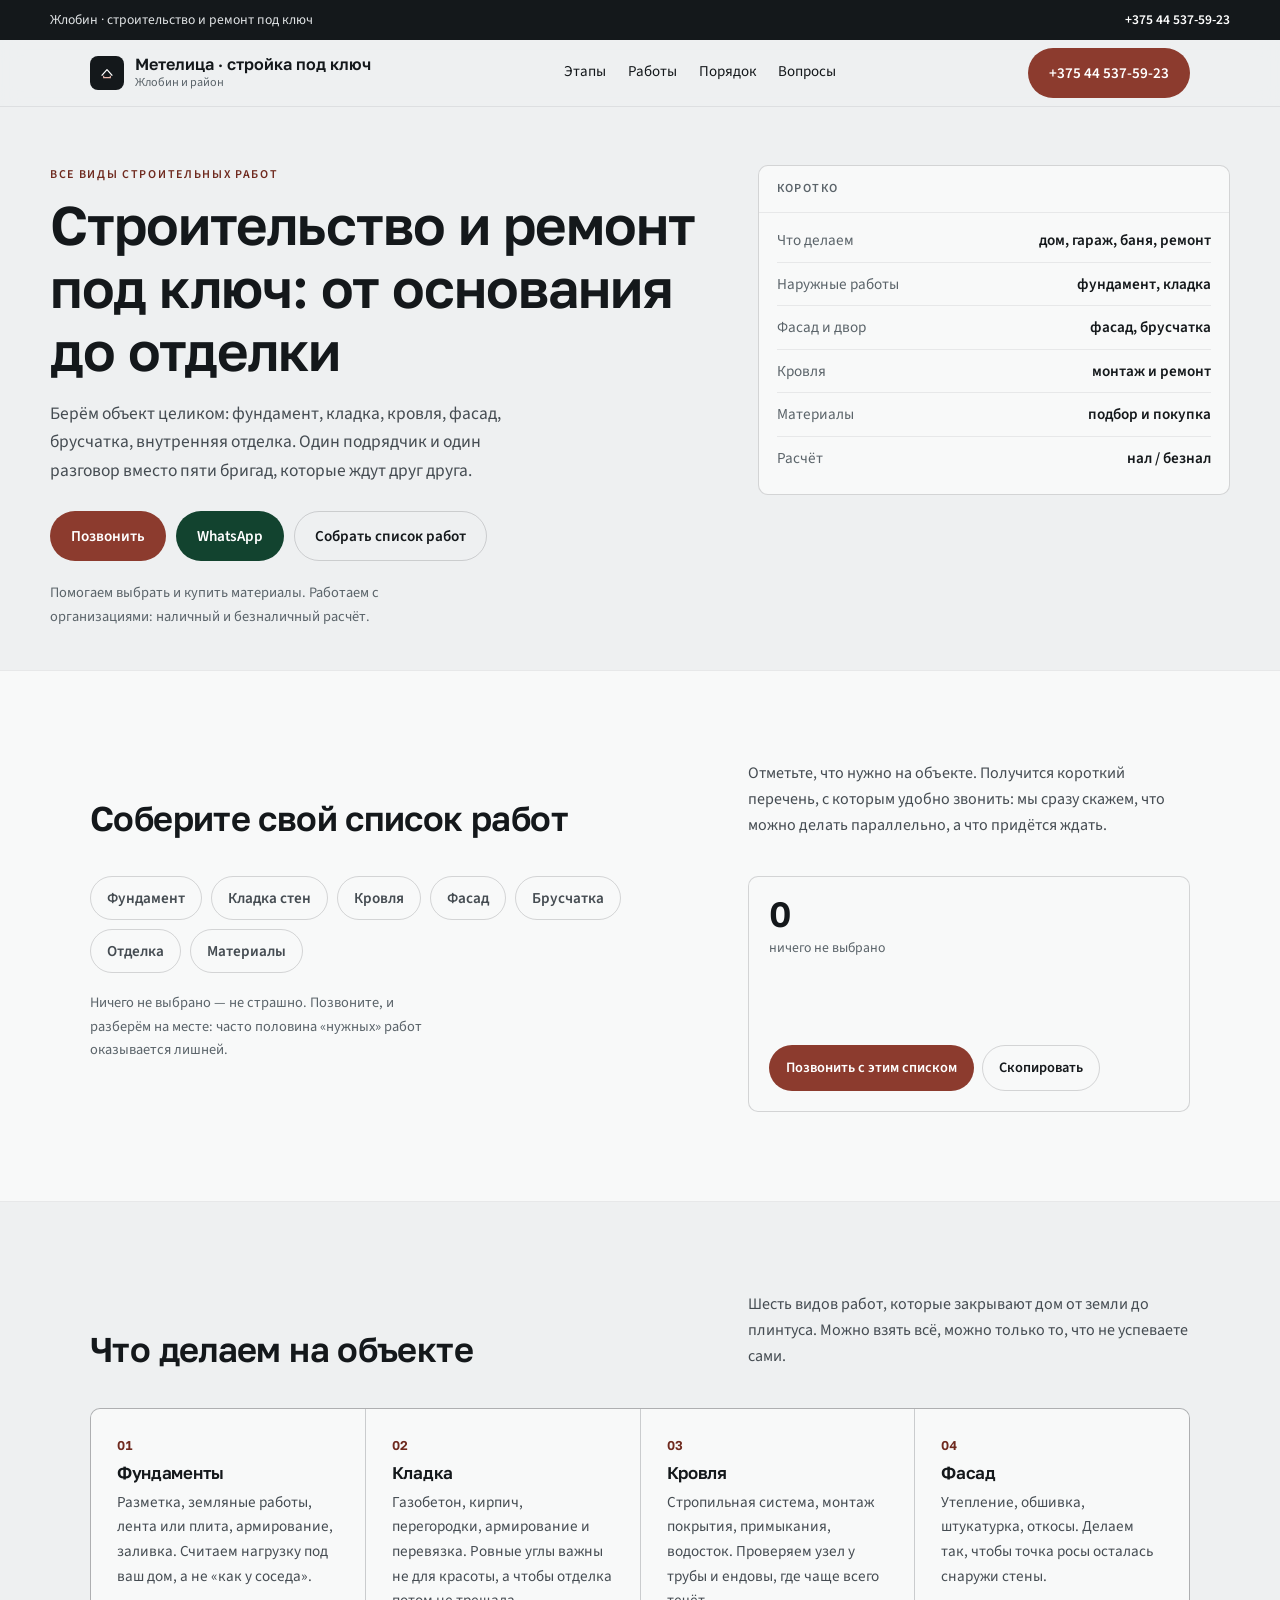
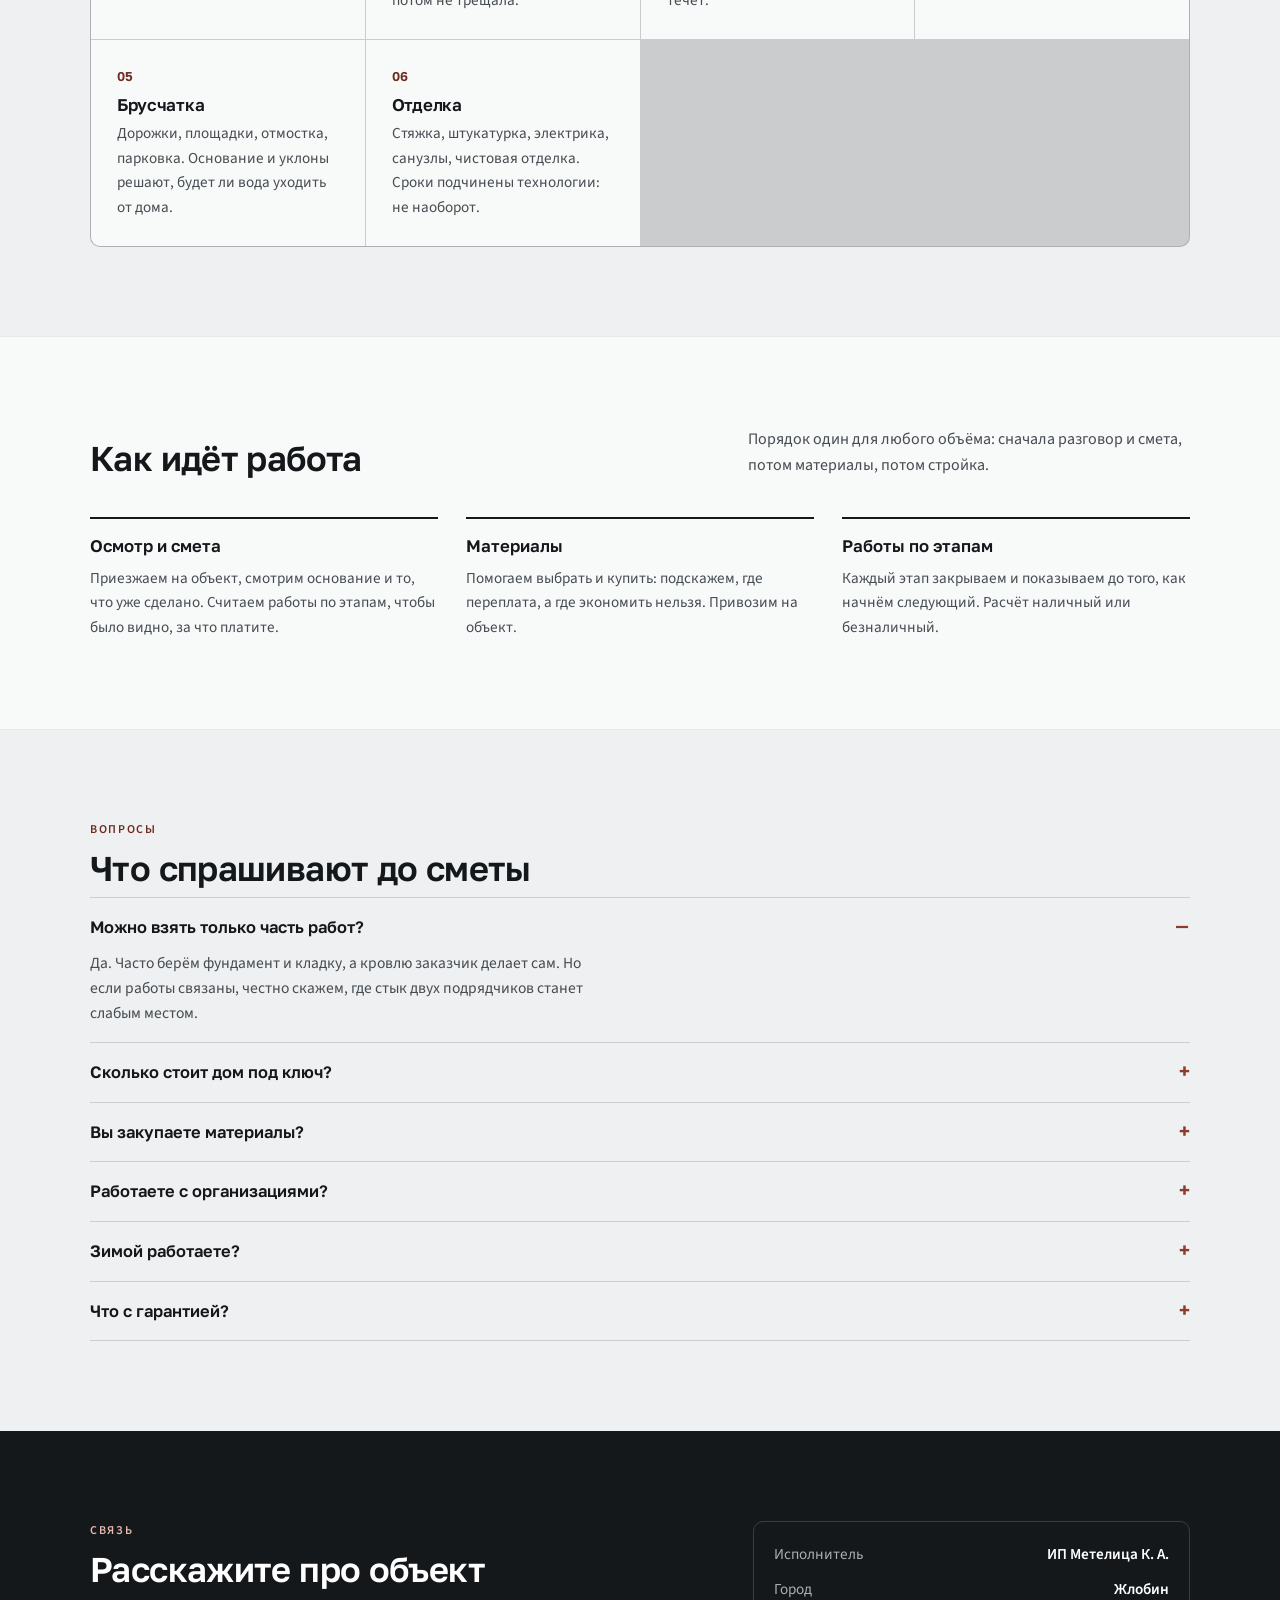
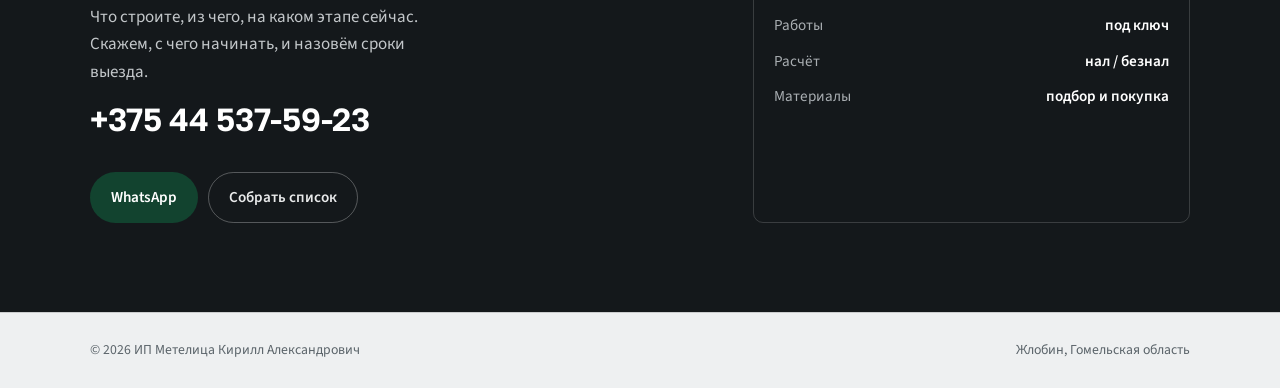
<file: index.html>
<!DOCTYPE html>
<html lang="ru">
<head>
<meta charset="UTF-8">
<meta name="viewport" content="width=device-width, initial-scale=1">
<title>Строительство и ремонт под ключ в Жлобине — ИП Метелица</title>
<meta name="description" content="Фундаменты, кладка, кровля, фасад, брусчатка и отделка под ключ в Жлобине. Помощь с материалами, нал и безнал, работа с организациями. +375 44 537-59-23.">
<link rel="icon" href="favicon.svg" type="image/svg+xml">
<meta property="og:type" content="website">
<meta property="og:title" content="Метелица — стройка под ключ, Жлобин">
<meta property="og:locale" content="ru_RU">
<link rel="stylesheet" href="style.css">
</head>
<body id="top">
<div class="top"><div class="wrap"><span>Жлобин · строительство и ремонт под ключ</span><span><b>+375 44 537-59-23</b></span></div></div>
<header class="hdr"><div class="wrap hrow">
  <a class="logo" href="#top">
    <i><svg viewBox="0 0 24 24" width="16" height="16" aria-hidden="true"><path d="M4 16 12 7l8 9" fill="none" stroke="#fff" stroke-width="1.9" stroke-linejoin="round"/><path d="M7 16v3h10v-3" fill="none" stroke="#e9b8ad" stroke-width="1.7"/></svg></i>
    <span><span class="lg-t">Метелица · стройка под ключ</span><span class="lg-s">Жлобин и район</span></span>
  </a>
  <nav class="nav">
    <a href="#builder">Этапы</a>
    <a href="#works">Работы</a>
    <a href="#how">Порядок</a>
    <a href="#faq">Вопросы</a>
  </nav>
  <a class="btn btn-acc" href="tel:+375445375923">+375 44 537-59-23</a>
</div></header>
<main>
<section class="hero wrap">
  <div class="hg">
    <div>
      <span class="lbl">Все виды строительных работ</span>
      <h1>Строительство и ремонт под ключ: от основания до отделки</h1>
      <p class="lead">Берём объект целиком: фундамент, кладка, кровля, фасад, брусчатка, внутренняя отделка. Один подрядчик и один разговор вместо пяти бригад, которые ждут друг друга.</p>
      <div class="cta">
        <a class="btn btn-acc" href="tel:+375445375923">Позвонить</a>
        <a class="btn btn-wa" href="https://wa.me/375445375923" target="_blank" rel="noopener">WhatsApp</a>
        <a class="btn btn-ghost" href="#builder">Собрать список работ</a>
      </div>
      <p class="note">Помогаем выбрать и купить материалы. Работаем с организациями: наличный и безналичный расчёт.</p>
    </div>
    <div class="kv">
      <div class="t">Коротко</div>
      <dl>
        <div class="row"><dt>Что делаем</dt><dd>дом, гараж, баня, ремонт</dd></div>
        <div class="row"><dt>Наружные работы</dt><dd>фундамент, кладка</dd></div>
        <div class="row"><dt>Фасад и двор</dt><dd>фасад, брусчатка</dd></div>
        <div class="row"><dt>Кровля</dt><dd>монтаж и ремонт</dd></div>
        <div class="row"><dt>Материалы</dt><dd>подбор и покупка</dd></div>
        <div class="row"><dt>Расчёт</dt><dd>нал / безнал</dd></div>
      </dl>
    </div>
  </div>
</section>
<section class="blk alt" id="builder"><div class="wrap">
  <div class="sec">
    <h2>Соберите свой список работ</h2>
    <p>Отметьте, что нужно на объекте. Получится короткий перечень, с которым удобно звонить: мы сразу скажем, что можно делать параллельно, а что придётся ждать.</p>
  </div>
  <div class="builder">
    <div>
      <div class="chips" id="chips">
        <button class="chip" type="button" aria-pressed="false" data-n="Фундамент">Фундамент</button>
        <button class="chip" type="button" aria-pressed="false" data-n="Кладка стен">Кладка стен</button>
        <button class="chip" type="button" aria-pressed="false" data-n="Кровля">Кровля</button>
        <button class="chip" type="button" aria-pressed="false" data-n="Фасадные работы">Фасад</button>
        <button class="chip" type="button" aria-pressed="false" data-n="Мощение брусчаткой">Брусчатка</button>
        <button class="chip" type="button" aria-pressed="false" data-n="Внутренняя отделка">Отделка</button>
        <button class="chip" type="button" aria-pressed="false" data-n="Подбор и покупка материалов">Материалы</button>
      </div>
      <p class="note" style="margin-top:18px">Ничего не выбрано — не страшно. Позвоните, и разберём на месте: часто половина «нужных» работ оказывается лишней.</p>
    </div>
    <div class="result">
      <div class="num" id="countNum">0</div>
      <div class="cap" id="countCap">этапов выбрано</div>
      <ol id="picked"></ol>
      <div class="acts">
        <a class="btn btn-acc" id="callBtn" href="tel:+375445375923">Позвонить с этим списком</a>
        <button class="btn btn-ghost" type="button" id="copyBtn">Скопировать</button>
      </div>
    </div>
  </div>
</div></section>
<section class="blk" id="works"><div class="wrap">
  <div class="sec">
    <h2>Что делаем на объекте</h2>
    <p>Шесть видов работ, которые закрывают дом от земли до плинтуса. Можно взять всё, можно только то, что не успеваете сами.</p>
  </div>
  <div class="cards">
    <article><span class="no">01</span><h3>Фундаменты</h3><p>Разметка, земляные работы, лента или плита, армирование, заливка. Считаем нагрузку под ваш дом, а не «как у соседа».</p></article>
    <article><span class="no">02</span><h3>Кладка</h3><p>Газобетон, кирпич, перегородки, армирование и перевязка. Ровные углы важны не для красоты, а чтобы отделка потом не трещала.</p></article>
    <article><span class="no">03</span><h3>Кровля</h3><p>Стропильная система, монтаж покрытия, примыкания, водосток. Проверяем узел у трубы и ендовы, где чаще всего течёт.</p></article>
    <article><span class="no">04</span><h3>Фасад</h3><p>Утепление, обшивка, штукатурка, откосы. Делаем так, чтобы точка росы осталась снаружи стены.</p></article>
    <article><span class="no">05</span><h3>Брусчатка</h3><p>Дорожки, площадки, отмостка, парковка. Основание и уклоны решают, будет ли вода уходить от дома.</p></article>
    <article><span class="no">06</span><h3>Отделка</h3><p>Стяжка, штукатурка, электрика, санузлы, чистовая отделка. Сроки подчинены технологии: не наоборот.</p></article>
  </div>
</div></section>
<section class="blk alt" id="how"><div class="wrap">
  <div class="sec"><h2>Как идёт работа</h2><p>Порядок один для любого объёма: сначала разговор и смета, потом материалы, потом стройка.</p></div>
  <ol class="steps">
    <li><b>Осмотр и смета</b><p>Приезжаем на объект, смотрим основание и то, что уже сделано. Считаем работы по этапам, чтобы было видно, за что платите.</p></li>
    <li><b>Материалы</b><p>Помогаем выбрать и купить: подскажем, где переплата, а где экономить нельзя. Привозим на объект.</p></li>
    <li><b>Работы по этапам</b><p>Каждый этап закрываем и показываем до того, как начнём следующий. Расчёт наличный или безналичный.</p></li>
  </ol>
</div></section>
<section class="blk" id="faq"><div class="wrap">
  <span class="lbl">Вопросы</span>
  <h2>Что спрашивают до сметы</h2>
  <div class="faq">
    <details open><summary>Можно взять только часть работ?</summary><p>Да. Часто берём фундамент и кладку, а кровлю заказчик делает сам. Но если работы связаны, честно скажем, где стык двух подрядчиков станет слабым местом.</p></details>
    <details><summary>Сколько стоит дом под ключ?</summary><p>Цифра зависит от площади, материала стен и того, входит ли отделка. Называть цену за квадрат без осмотра — обманывать. Считаем смету после выезда.</p></details>
    <details><summary>Вы закупаете материалы?</summary><p>Помогаем выбрать и купить, можем привезти на объект. Не навязываем свой склад: если у вас уже есть материал, работаем с ним.</p></details>
    <details><summary>Работаете с организациями?</summary><p>Да, наличный и безналичный расчёт, документы для бухгалтерии. Объём и график согласуем письменно.</p></details>
    <details><summary>Зимой работаете?</summary><p>Кладка и кровля возможны при плюсовой температуре и защите от осадков. Мокрые процессы зимой не делаем: они не набирают прочность.</p></details>
    <details><summary>Что с гарантией?</summary><p>На работы даём гарантию, срок зависит от вида: отделка и кровля разные истории. Условия фиксируем в договоре до начала.</p></details>
  </div>
</div></section>
<section class="cont" id="contacts"><div class="wrap cg">
  <div>
    <span class="lbl" style="color:#e9b8ad">Связь</span>
    <h2>Расскажите про объект</h2>
    <p style="max-width:46ch">Что строите, из чего, на каком этапе сейчас. Скажем, с чего начинать, и назовём сроки выезда.</p>
    <a class="tel" href="tel:+375445375923">+375 44 537-59-23</a>
    <div class="cta">
      <a class="btn btn-wa" href="https://wa.me/375445375923" target="_blank" rel="noopener">WhatsApp</a>
      <a class="btn btn-ghost" style="color:#e8e9ea;border-color:rgba(255,255,255,.28)" href="#builder">Собрать список</a>
    </div>
  </div>
  <div class="cbox">
    <dl>
      <div><dt>Исполнитель</dt><dd>ИП Метелица К. А.</dd></div>
      <div><dt>Город</dt><dd>Жлобин</dd></div>
      <div><dt>Работы</dt><dd>под ключ</dd></div>
      <div><dt>Расчёт</dt><dd>нал / безнал</dd></div>
      <div><dt>Материалы</dt><dd>подбор и покупка</dd></div>
    </dl>
  </div>
</div></section>
</main>
<footer class="ftr"><div class="wrap"><span>© 2026 ИП Метелица Кирилл Александрович</span><span>Жлобин, Гомельская область</span></div></footer>
<script>
(function(){
  var chips=[].slice.call(document.querySelectorAll('.chip'));
  var num=document.getElementById('countNum'), cap=document.getElementById('countCap');
  var list=document.getElementById('picked'), call=document.getElementById('callBtn'), cp=document.getElementById('copyBtn');
  var picked=[];
  var forms=['этап выбран','этапа выбрано','этапов выбрано'];
  function plural(n){ if(n%10===1&&n%100!==11) return 0; if(n%10>=2&&n%10<=4&&(n%100<10||n%100>=20)) return 1; return 2; }
  function render(){
    num.textContent=picked.length;
    cap.textContent=picked.length? forms[plural(picked.length)] : 'ничего не выбрано';
    list.innerHTML=picked.map(function(n){return '<li>'+n+'</li>'}).join('');
    call.href = picked.length
      ? 'tel:+375445375923'
      : 'tel:+375445375923';
  }
  chips.forEach(function(b){
    b.addEventListener('click',function(){
      var on=b.getAttribute('aria-pressed')==='true';
      b.setAttribute('aria-pressed', on?'false':'true');
      var n=b.getAttribute('data-n');
      var i=picked.indexOf(n);
      if(on){ if(i>-1) picked.splice(i,1); } else if(i<0){ picked.push(n); }
      render();
    });
  });
  cp.addEventListener('click',function(){
    var txt='Работы на объекте:\n'+(picked.length?picked.map(function(n,i){return (i+1)+'. '+n}).join('\n'):'—')+'\nЖлобин, ИП Метелица К. А. +375 44 537-59-23';
    function done(){ cp.textContent='Скопировано'; setTimeout(function(){cp.textContent='Скопировать'},1600); }
    if(navigator.clipboard && navigator.clipboard.writeText){ navigator.clipboard.writeText(txt).then(done,function(){}); }
    else { var t=document.createElement('textarea'); t.value=txt; document.body.appendChild(t); t.select(); try{document.execCommand('copy'); done();}catch(e){} t.remove(); }
  });
  render();
})();
</script>
</body>
</html>
</file>
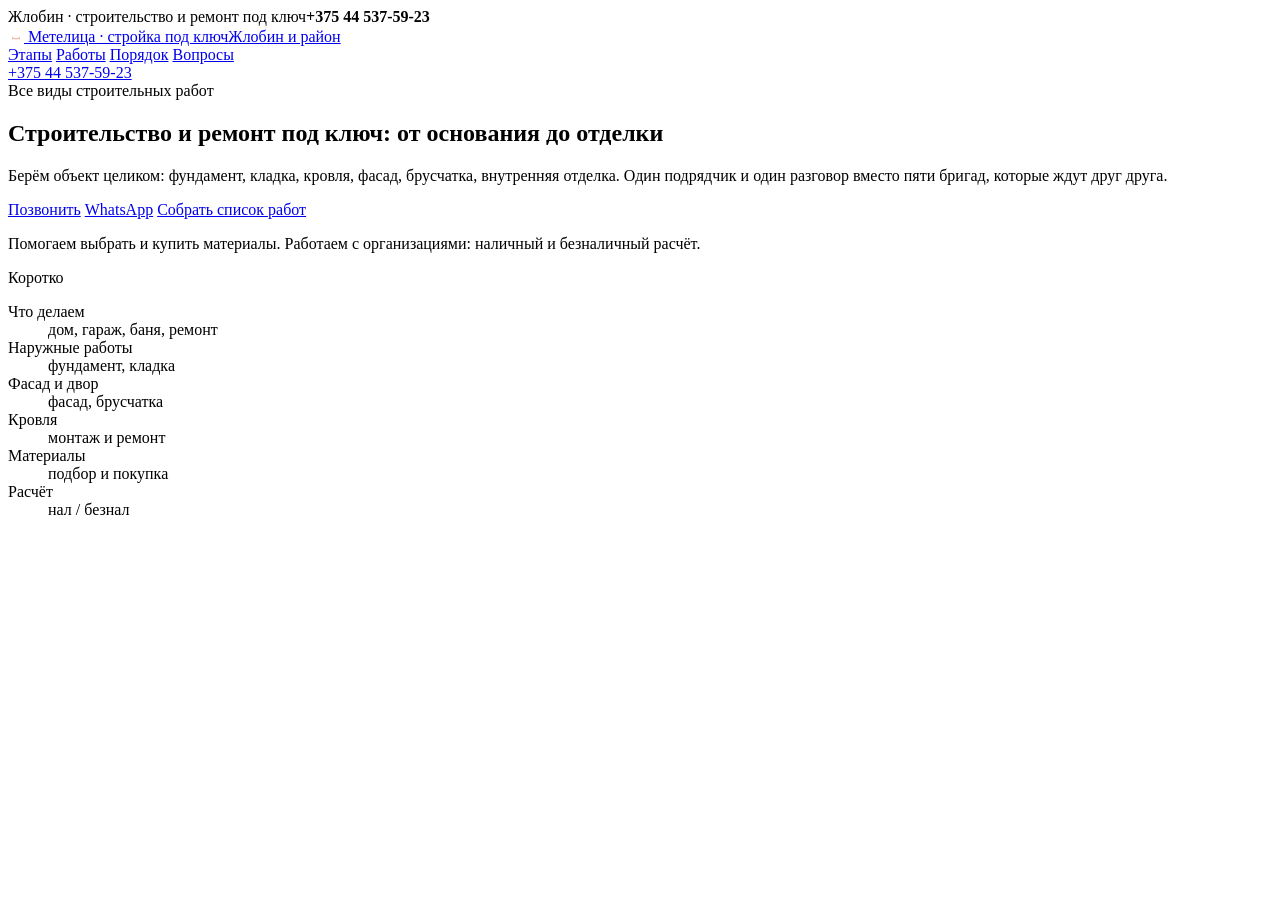
<file: a1.html>
<body id="top">
<div class="top"><div class="wrap"><span>Жлобин · строительство и ремонт под ключ</span><span><b>+375 44 537-59-23</b></span></div></div>
<header class="hdr"><div class="wrap hrow">
  <a class="logo" href="#top">
    <i><svg viewBox="0 0 24 24" width="16" height="16" aria-hidden="true"><path d="M4 16 12 7l8 9" fill="none" stroke="#fff" stroke-width="1.9" stroke-linejoin="round"/><path d="M7 16v3h10v-3" fill="none" stroke="#e9b8ad" stroke-width="1.7"/></svg></i>
    <span><span class="lg-t">Метелица · стройка под ключ</span><span class="lg-s">Жлобин и район</span></span>
  </a>
  <nav class="nav">
    <a href="#builder">Этапы</a>
    <a href="#works">Работы</a>
    <a href="#how">Порядок</a>
    <a href="#faq">Вопросы</a>
  </nav>
  <a class="btn btn-acc" href="tel:+375445375923">+375 44 537-59-23</a>
</div></header>
<main>
<section class="hero wrap">
  <div class="hg">
    <div>
      <span class="lbl">Все виды строительных работ</span>
      <h1>Строительство и ремонт под ключ: от основания до отделки</h1>
      <p class="lead">Берём объект целиком: фундамент, кладка, кровля, фасад, брусчатка, внутренняя отделка. Один подрядчик и один разговор вместо пяти бригад, которые ждут друг друга.</p>
      <div class="cta">
        <a class="btn btn-acc" href="tel:+375445375923">Позвонить</a>
        <a class="btn btn-wa" href="https://wa.me/375445375923" target="_blank" rel="noopener">WhatsApp</a>
        <a class="btn btn-ghost" href="#builder">Собрать список работ</a>
      </div>
      <p class="note">Помогаем выбрать и купить материалы. Работаем с организациями: наличный и безналичный расчёт.</p>
    </div>
    <div class="kv">
      <div class="t">Коротко</div>
      <dl>
        <div class="row"><dt>Что делаем</dt><dd>дом, гараж, баня, ремонт</dd></div>
        <div class="row"><dt>Наружные работы</dt><dd>фундамент, кладка</dd></div>
        <div class="row"><dt>Фасад и двор</dt><dd>фасад, брусчатка</dd></div>
        <div class="row"><dt>Кровля</dt><dd>монтаж и ремонт</dd></div>
        <div class="row"><dt>Материалы</dt><dd>подбор и покупка</dd></div>
        <div class="row"><dt>Расчёт</dt><dd>нал / безнал</dd></div>
      </dl>
    </div>
  </div>
</section>
</file>
<file: style.css>
@font-face{font-family:'Golos Text';font-style:normal;font-weight:600;font-display:block;src:url('fonts/golos-text-cyrillic-600.woff2') format('woff2');unicode-range:U+0301, U+0400-045F, U+0490-0491, U+04B0-04B1, U+2116}
@font-face{font-family:'Golos Text';font-style:normal;font-weight:600;font-display:block;src:url('fonts/golos-text-latin-600.woff2') format('woff2');unicode-range:U+0000-00FF, U+0131, U+0152-0153, U+2000-206F, U+20AC, U+2122}
@font-face{font-family:'Source Sans 3';font-style:normal;font-weight:400;font-display:block;src:url('fonts/source-sans-3-cyrillic-400.woff2') format('woff2');unicode-range:U+0301, U+0400-045F, U+0490-0491, U+04B0-04B1, U+2116}
@font-face{font-family:'Source Sans 3';font-style:normal;font-weight:400;font-display:block;src:url('fonts/source-sans-3-latin-400.woff2') format('woff2');unicode-range:U+0000-00FF, U+0131, U+0152-0153, U+2000-206F, U+20AC, U+2122}
@font-face{font-family:'Source Sans 3';font-style:normal;font-weight:600;font-display:block;src:url('fonts/source-sans-3-cyrillic-600.woff2') format('woff2');unicode-range:U+0301, U+0400-045F, U+0490-0491, U+04B0-04B1, U+2116}
@font-face{font-family:'Source Sans 3';font-style:normal;font-weight:600;font-display:block;src:url('fonts/source-sans-3-latin-600.woff2') format('woff2');unicode-range:U+0000-00FF, U+0131, U+0152-0153, U+2000-206F, U+20AC, U+2122}
:root{
 --bg:#eef0f1; --bg2:#f8f9f9; --ink:#14181b; --ink2:#454c52; --ink3:#5b646a;
 --line:rgba(20,24,27,.16); --line2:rgba(20,24,27,.075);
 --mars:#8c3b2e; --mars-d:#6f2a1f; --mars-l:#f3e7e3;
 --r:10px;
 --f:"Golos Text",system-ui,sans-serif; --fb:"Source Sans 3",system-ui,sans-serif;
}
*{margin:0;padding:0;box-sizing:border-box}
html{-webkit-text-size-adjust:100%;scroll-behavior:smooth}
body{font-family:var(--fb);background:var(--bg);color:var(--ink);font-size:1.0625rem;line-height:1.62;-webkit-font-smoothing:antialiased;overflow-x:hidden}
img,svg{max-width:100%;display:block}
a{color:inherit;text-decoration:none}
.wrap{max-width:1180px;margin:0 auto;padding:0 clamp(18px,4vw,40px)}
h1,h2,h3{font-family:var(--f);font-weight:600;line-height:1.15;letter-spacing:-.018em;overflow-wrap:anywhere}
h1{font-size:clamp(2rem,4.4vw,3.4rem)}
h2{font-size:clamp(1.5rem,2.7vw,2.15rem)}
h3{font-size:1.06rem}
p{max-width:66ch}
.lbl{display:block;font-size:.75rem;letter-spacing:.14em;text-transform:uppercase;color:var(--mars-d);font-weight:600;margin-bottom:10px}
a:focus-visible,button:focus-visible,summary:focus-visible{outline:2px solid var(--mars-d);outline-offset:3px}
.top{background:var(--ink);color:#dfe2e4;font-size:.85rem}
.top .wrap{display:flex;flex-wrap:wrap;gap:8px 24px;justify-content:space-between;padding:9px 0}
.top b{color:#fff}
.hdr{position:sticky;top:0;z-index:60;background:rgba(238,240,241,.95);backdrop-filter:blur(10px);border-bottom:1px solid var(--line2)}
.hrow{display:flex;align-items:center;justify-content:space-between;gap:14px;min-height:66px}
.logo{display:flex;align-items:center;gap:11px;min-width:0}
.logo i{width:34px;height:34px;border-radius:8px;background:var(--ink);display:grid;place-items:center;flex:none}
.lg-t{display:block;font-family:var(--f);font-weight:600;font-size:1.01rem;line-height:1.1;white-space:nowrap;overflow:hidden;text-overflow:ellipsis}
.lg-s{display:block;font-size:.76rem;color:var(--ink3);line-height:1.1;margin-top:2px}
.nav{display:flex;gap:22px;font-size:.94rem}
.nav a{padding:6px 0;border-bottom:1px solid transparent}
.nav a:hover{border-color:var(--mars)}
.btn{display:inline-flex;align-items:center;justify-content:center;gap:8px;font-family:var(--fb);font-weight:600;font-size:.95rem;padding:12px 20px;border-radius:999px;border:1px solid transparent;cursor:pointer;transition:background .18s cubic-bezier(.16,1,.3,1),border-color .18s,color .18s;white-space:nowrap}
.btn-acc{background:var(--mars);color:#fff}
.btn-acc:hover{background:var(--mars-d)}
.btn-ghost{background:transparent;border-color:var(--line);color:var(--ink)}
.btn-ghost:hover{border-color:var(--ink)}
.btn-wa{background:#12432f;color:#fff}
.btn-wa:hover{background:#0d3324}
@media (max-width:900px){.nav{display:none}}
@media (max-width:480px){.hrow .btn{display:none}}
.hero{padding:clamp(30px,5vw,58px) 0 clamp(24px,4vw,42px)}
.hg{display:grid;grid-template-columns:minmax(0,7fr) minmax(0,5fr);gap:clamp(22px,3.6vw,48px);align-items:start}
.hero h1{max-width:19ch;margin-bottom:18px}
.lead{color:var(--ink2);font-size:1.09rem;max-width:54ch}
.cta{display:flex;flex-wrap:wrap;gap:10px;margin-top:26px}
.note{margin-top:20px;font-size:.9rem;color:var(--ink3);max-width:50ch}
.kv{border:1px solid var(--line);border-radius:var(--r);overflow:hidden;background:var(--bg2)}
.kv .t{padding:13px 18px;border-bottom:1px solid var(--line2);font-size:.77rem;letter-spacing:.12em;text-transform:uppercase;color:var(--ink3);font-weight:600}
.kv dl{padding:6px 18px 14px}
.kv .row{display:flex;justify-content:space-between;gap:14px;padding:9px 0;border-bottom:1px solid var(--line2);font-size:.95rem}
.kv .row:last-child{border-bottom:0}
.kv dt{color:var(--ink3)}
.kv dd{font-weight:600;text-align:right}
@media (max-width:860px){.hg{grid-template-columns:1fr}}
.blk{padding:clamp(52px,7vw,96px) 0}
.alt{background:var(--bg2);border-top:1px solid var(--line2);border-bottom:1px solid var(--line2)}
.sec{display:grid;grid-template-columns:minmax(0,7fr) minmax(0,5fr);gap:clamp(16px,3vw,40px);align-items:end;margin-bottom:clamp(24px,3vw,38px)}
.sec p{color:var(--ink2);font-size:1rem}
@media (max-width:860px){.sec{grid-template-columns:1fr}}
/* конструктор этапов */
.builder{display:grid;grid-template-columns:minmax(0,7fr) minmax(0,5fr);gap:clamp(20px,3vw,40px);align-items:start}
.chips{display:flex;flex-wrap:wrap;gap:9px}
.chip{font-family:var(--fb);font-size:.95rem;font-weight:600;padding:10px 16px;border-radius:999px;border:1px solid var(--line);background:transparent;color:var(--ink2);cursor:pointer;transition:background .16s,border-color .16s,color .16s}
.chip:hover{border-color:var(--ink2)}
.chip[aria-pressed="true"]{background:var(--ink);border-color:var(--ink);color:#fff}
.chip svg{margin-right:7px;display:inline-block;vertical-align:-2px}
.result{border:1px solid var(--line);border-radius:var(--r);background:var(--bg2);padding:20px}
.result .num{font-family:var(--f);font-size:2.2rem;font-weight:600;line-height:1;font-variant-numeric:tabular-nums}
.result .cap{font-size:.86rem;color:var(--ink3);margin-top:4px}
.result ol{margin:16px 0 0;padding-left:0;list-style:none;display:grid;gap:7px;font-size:.95rem;color:var(--ink2);min-height:3.4rem}
.result ol li{display:grid;grid-template-columns:20px 1fr;gap:8px;align-items:baseline}
.result ol li::before{content:"—";color:var(--mars)}
.result .empty{color:var(--ink3);font-size:.94rem}
.result .acts{display:flex;flex-wrap:wrap;gap:8px;margin-top:16px}
.result .btn{padding:10px 16px;font-size:.9rem}
.cards{display:grid;grid-template-columns:repeat(auto-fit,minmax(250px,1fr));gap:1px;background:var(--line);border:1px solid var(--line);border-radius:var(--r);overflow:hidden}
.cards article{background:var(--bg2);padding:clamp(18px,2.4vw,26px)}
.cards .no{font-family:var(--f);font-size:.8rem;color:var(--mars-d);font-weight:600;display:block;margin-bottom:8px;font-variant-numeric:tabular-nums}
.cards h3{margin-bottom:7px}
.cards p{color:var(--ink2);font-size:.95rem}
.steps{list-style:none;display:grid;grid-template-columns:repeat(3,minmax(0,1fr));gap:clamp(16px,2.4vw,28px)}
.steps li{border-top:2px solid var(--ink);padding-top:14px}
.steps b{display:block;font-family:var(--f);font-size:1.05rem;margin-bottom:6px}
.steps p{color:var(--ink2);font-size:.95rem}
.faq{display:grid;gap:0;border-top:1px solid var(--line);margin-top:8px}
.faq details{border-bottom:1px solid var(--line);padding:16px 0}
.faq summary{font-family:var(--f);font-weight:600;font-size:1.03rem;cursor:pointer;list-style:none;display:flex;justify-content:space-between;gap:16px;align-items:baseline}
.faq summary::-webkit-details-marker{display:none}
.faq summary::after{content:"+";color:var(--mars);font-size:1.2rem;line-height:1}
.faq details[open] summary::after{content:"−"}
.faq p{color:var(--ink2);font-size:.97rem;margin-top:10px;max-width:62ch}
.cont{background:var(--ink);color:#e8e9ea;padding:clamp(48px,7vw,92px) 0}
.cg{display:grid;grid-template-columns:minmax(0,7fr) minmax(0,5fr);gap:clamp(24px,4vw,56px)}
.cont h2{color:#fff;margin-bottom:14px}
.cont p{color:#c3c7ca}
.tel{display:block;font-family:var(--f);font-size:clamp(1.4rem,2.6vw,2rem);font-weight:600;color:#fff;margin:8px 0 18px;letter-spacing:-.01em}
.cbox{border:1px solid rgba(255,255,255,.16);border-radius:var(--r);padding:20px}
.cbox dl{display:grid;gap:11px}
.cbox div{display:flex;justify-content:space-between;gap:14px;font-size:.95rem}
.cbox dt{color:#a9aeb2}
.cbox dd{font-weight:600;text-align:right;color:#fff}
.ftr{padding:26px 0;font-size:.86rem;color:var(--ink3);border-top:1px solid var(--line)}
.ftr .wrap{display:flex;flex-wrap:wrap;gap:8px 20px;justify-content:space-between}
@media (max-width:860px){.cg,.steps{grid-template-columns:1fr}.steps{gap:18px}}
@media (max-width:860px){.builder{grid-template-columns:1fr}}
</file>
